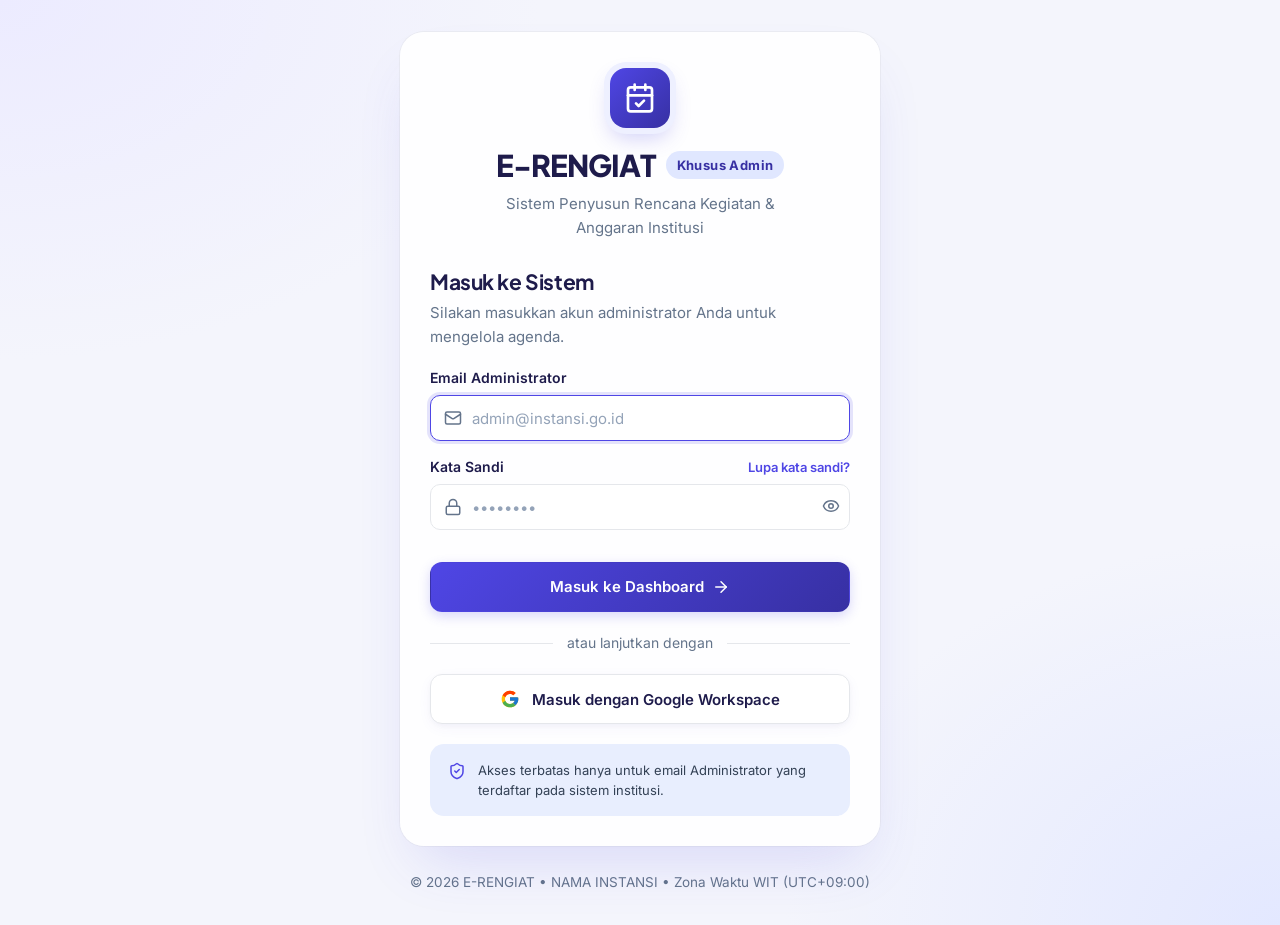
<file: index.html>
<!doctype html>
<html lang="id">
<head>
  <meta charset="utf-8">
  <meta name="viewport" content="width=device-width, initial-scale=1, viewport-fit=cover">
  <meta name="theme-color" content="#4F46E5">
  <meta name="description" content="E-RENGIAT — Sistem penyusun Rencana Kegiatan (Tahunan, Bulanan, Mingguan, Harian) dan anggaran instansi.">
  <meta name="robots" content="noindex">
  <title>E-RENGIAT</title>
  <link rel="icon" href="data:image/svg+xml,%3Csvg xmlns='http://www.w3.org/2000/svg' viewBox='0 0 24 24'%3E%3Crect width='24' height='24' rx='6' fill='%234F46E5'/%3E%3Cpath d='M8 4v3M16 4v3M5 9h14M6 6h12a1 1 0 0 1 1 1v11a1 1 0 0 1-1 1H6a1 1 0 0 1-1-1V7a1 1 0 0 1 1-1z' stroke='white' stroke-width='1.6' fill='none' stroke-linecap='round'/%3E%3Cpath d='m9 14 2 2 4-4' stroke='%2386EFAC' stroke-width='2' fill='none' stroke-linecap='round' stroke-linejoin='round'/%3E%3C/svg%3E">
  <link rel="preconnect" href="https://script.google.com">
  <link rel="preconnect" href="https://script.googleusercontent.com" crossorigin>
  <link rel="preconnect" href="https://fonts.googleapis.com">
  <link rel="preconnect" href="https://fonts.gstatic.com" crossorigin>
  <link rel="stylesheet" href="https://fonts.googleapis.com/css2?family=Inter:wght@400;500;600;700&family=Plus+Jakarta+Sans:wght@600;700;800&display=swap">
  <link rel="stylesheet" href="css/style.css">
</head>
<body class="bg-soft">
  <div id="app">
    <div id="boot"><div style="text-align:center"><div class="logo" style="margin:0 auto 14px"></div><div class="muted small">Memuat E-RENGIAT…</div></div></div>
    <div id="shell" hidden><div id="top"></div><main id="view"></main></div>
    <div id="bare" hidden></div>
  </div>
  <div id="toasts" aria-live="polite"></div>
  <noscript><p style="padding:24px;text-align:center">E-RENGIAT membutuhkan JavaScript. Aktifkan JavaScript pada peramban Anda.</p></noscript>

  <script src="js/config.js" defer></script>
  <script src="js/icons.js" defer></script>
  <script src="js/qr.js" defer></script>
  <script src="js/core.js" defer></script>
  <script src="js/daftar.js" defer></script>
  <script src="js/admin.js" defer></script>
  <script src="js/app.js" defer></script>
</body>
</html>
</file>
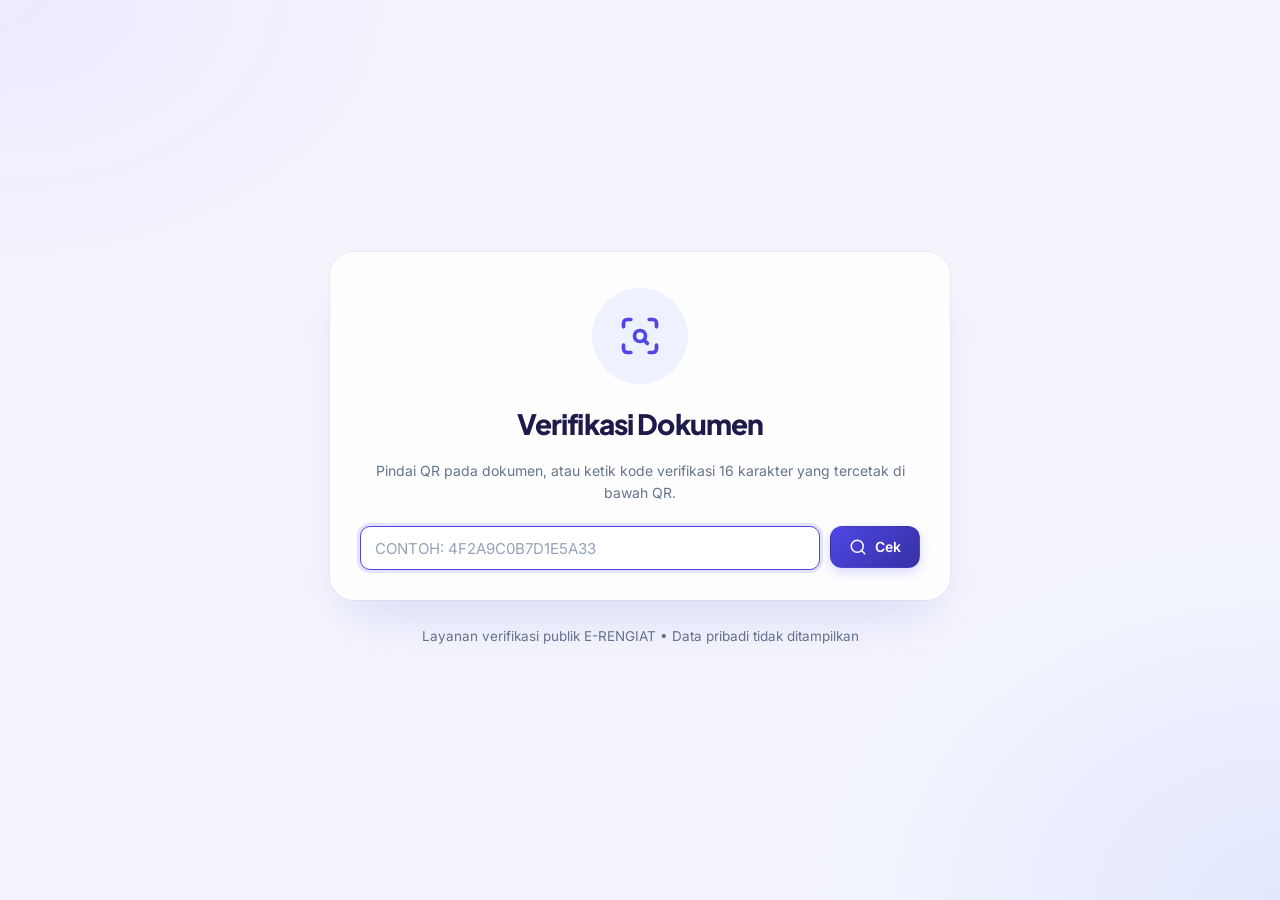
<file: verifikasi.html>
<!doctype html>
<html lang="id">
<head>
  <meta charset="utf-8">
  <meta name="viewport" content="width=device-width, initial-scale=1, viewport-fit=cover">
  <meta name="theme-color" content="#4F46E5">
  <title>Verifikasi Dokumen — E-RENGIAT</title>
  <link rel="icon" href="data:image/svg+xml,%3Csvg xmlns='http://www.w3.org/2000/svg' viewBox='0 0 24 24'%3E%3Crect width='24' height='24' rx='6' fill='%234F46E5'/%3E%3Cpath d='m7 12 3 3 7-7' stroke='white' stroke-width='2.4' fill='none' stroke-linecap='round' stroke-linejoin='round'/%3E%3C/svg%3E">
  <link rel="preconnect" href="https://script.google.com">
  <link rel="preconnect" href="https://fonts.googleapis.com">
  <link rel="preconnect" href="https://fonts.gstatic.com" crossorigin>
  <link rel="stylesheet" href="https://fonts.googleapis.com/css2?family=Inter:wght@400;500;600;700&family=Plus+Jakarta+Sans:wght@600;700;800&display=swap">
  <link rel="stylesheet" href="css/style.css">
</head>
<body class="bg-soft">
  <div class="auth-wrap"><div class="auth-card verif-card" id="v"></div>
    <div class="auth-foot">Layanan verifikasi publik E-RENGIAT • Data pribadi tidak ditampilkan</div></div>
  <div id="toasts" aria-live="polite"></div>
  <script src="js/config.js" defer></script>
  <script src="js/icons.js" defer></script>
  <script src="js/verifikasi.js" defer></script>
</body>
</html>
</file>
<file: css/style.css>
/* =====================================================================
 * E-RENGIAT — style.css
 * Token mengikuti DESIGN.md: kanvas #F6F7FB, tinta #1E1B4B, indigo #4F46E5,
 * warna jenis (Tahunan ungu, Bulanan biru, Mingguan hijau, Harian oranye),
 * radius kartu 16 / tombol 12 / input 10, bayangan bernuansa indigo.
 * ===================================================================== */
:root {
  --bg: #F6F7FB; --card: #FFFFFF; --ink: #1E1B4B; --ink-2: #64748B; --ink-3: #94A3B8; --line: #E5E7EB; --line-2: #CBD5E1;
  --pri: #4F46E5; --pri-d: #3730A3; --pri-t: #EEF2FF; --pri-t2: #E0E7FF;
  --grad: linear-gradient(135deg, #4F46E5 0%, #3730A3 100%);
  --th: #7C3AED; --th-t: #EDE9FE; --bl: #2563EB; --bl-t: #DBEAFE; --mg: #16A34A; --mg-t: #DCFCE7; --hr: #EA580C; --hr-t: #FFEDD5;
  --ok: #16A34A; --ok-t: #DCFCE7; --err: #DC2626; --err-t: #FEE2E2; --warn: #D97706; --warn-t: #FEF3C7; --info: #2563EB; --info-t: #DBEAFE;
  --sh-1: 0 4px 16px -2px rgba(79, 70, 229, .06), 0 2px 6px -1px rgba(30, 27, 75, .04);
  --sh-2: 0 10px 25px -4px rgba(79, 70, 229, .10), 0 4px 10px -2px rgba(30, 27, 75, .05);
  --sh-3: 0 24px 48px -12px rgba(30, 27, 75, .20), 0 12px 24px -6px rgba(79, 70, 229, .08);
  --r-card: 16px; --r-btn: 12px; --r-in: 10px;
  --f-head: 'Plus Jakarta Sans', 'Inter', system-ui, sans-serif;
  --f-body: 'Inter', system-ui, -apple-system, 'Segoe UI', sans-serif;
  --gut: 32px;
}
* { box-sizing: border-box; }
html { -webkit-text-size-adjust: 100%; }
body {
  margin: 0; font: 400 14px/1.57 var(--f-body); color: var(--ink); background: var(--bg);
  -webkit-font-smoothing: antialiased; min-height: 100vh;
}
body.bg-soft {
  background: radial-gradient(900px 600px at 0% 0%, #ECEBFF 0%, transparent 60%),
              radial-gradient(900px 700px at 100% 100%, #E3E8FF 0%, transparent 55%), #F4F5FC;
}
h1, h2, h3, h4 { font-family: var(--f-head); color: var(--ink); margin: 0; letter-spacing: -.02em; }
h1 { font-size: 36px; line-height: 44px; font-weight: 800; letter-spacing: -.03em; }
h2 { font-size: 22px; line-height: 30px; font-weight: 700; }
h3 { font-size: 18px; line-height: 26px; font-weight: 700; }
h4 { font-size: 16px; line-height: 24px; font-weight: 700; }
a { color: var(--pri); text-decoration: none; }
a:hover { text-decoration: underline; }
button, input, select, textarea { font: inherit; color: inherit; }
.num, .tnum { font-feature-settings: "tnum" 1; font-variant-numeric: tabular-nums; }
.muted { color: var(--ink-2); }
.small { font-size: 13px; line-height: 20px; }
.xs { font-size: 12px; line-height: 16px; }
.mono { font-family: ui-monospace, 'SF Mono', Menlo, Consolas, monospace; font-size: 12.5px; }
.hide { display: none !important; }
.sr { position: absolute; width: 1px; height: 1px; overflow: hidden; clip: rect(0 0 0 0); }
.ic { width: 18px; height: 18px; flex: none; display: inline-block; vertical-align: -3px; }
.ic-sm { width: 15px; height: 15px; }
.ic-lg { width: 22px; height: 22px; }
:focus-visible { outline: 3px solid rgba(79, 70, 229, .35); outline-offset: 2px; border-radius: 6px; }

/* ---------- Tombol ---------- */
.btn {
  display: inline-flex; align-items: center; justify-content: center; gap: 8px; height: 42px; padding: 0 18px;
  border-radius: var(--r-btn); border: 1px solid transparent; font: 600 14px/20px var(--f-body); cursor: pointer;
  transition: background .15s, box-shadow .15s, border-color .15s, transform .08s, opacity .15s; white-space: nowrap; user-select: none;
  text-decoration: none !important;
}
.btn:active { transform: translateY(1px); }
.btn[disabled] { opacity: .55; cursor: not-allowed; transform: none; }
.btn-pri { background: var(--grad); color: #fff; box-shadow: 0 4px 12px rgba(79, 70, 229, .22); }
.btn-pri:hover:not([disabled]) { box-shadow: 0 6px 18px rgba(79, 70, 229, .32); }
.btn-sec { background: #fff; border-color: var(--line); color: var(--ink); }
.btn-sec:hover:not([disabled]) { background: var(--bg); border-color: var(--line-2); }
.btn-soft { background: var(--pri-t); color: var(--pri-d); }
.btn-soft:hover:not([disabled]) { background: var(--pri-t2); }
.btn-ghost { background: transparent; color: var(--ink-2); }
.btn-ghost:hover:not([disabled]) { background: rgba(100, 116, 139, .08); color: var(--ink); }
.btn-danger { background: var(--err); color: #fff; box-shadow: 0 4px 12px rgba(220, 38, 38, .2); }
.btn-danger:hover:not([disabled]) { background: #B91C1C; }
.btn-ok { background: var(--ok); color: #fff; }
.btn-sm { height: 34px; padding: 0 12px; font-size: 13px; border-radius: 10px; gap: 6px; }
.btn-lg { height: 50px; font-size: 15px; padding: 0 22px; }
.btn-block { width: 100%; }
.btn-icon { width: 38px; height: 38px; padding: 0; border-radius: 10px; background: transparent; color: var(--ink-2); border: 0; }
.btn-icon:hover:not([disabled]) { background: rgba(100, 116, 139, .1); color: var(--ink); }
.btn-icon.i-pri { color: var(--pri); } .btn-icon.i-pri:hover { background: var(--pri-t); color: var(--pri-d); }
.btn-icon.i-err { color: var(--err); } .btn-icon.i-err:hover { background: var(--err-t); }
.btn .spin, .spin { animation: spin .8s linear infinite; }
@keyframes spin { to { transform: rotate(360deg); } }
.link-btn { background: none; border: 0; padding: 0; color: var(--pri); font-weight: 600; cursor: pointer; display: inline-flex; align-items: center; gap: 6px; }
.link-btn:hover { text-decoration: underline; }

/* ---------- Kartu & umum ---------- */
.card { background: var(--card); border: 1px solid var(--line); border-radius: var(--r-card); box-shadow: var(--sh-1); }
.card-pad { padding: 24px; }
.card-head { display: flex; align-items: center; justify-content: space-between; gap: 12px; padding: 20px 24px; border-bottom: 1px solid var(--line); }
.card-head h3 { display: flex; align-items: center; gap: 10px; font-size: 17px; }
.card-body { padding: 20px 24px; }
.eyebrow { display: inline-flex; align-items: center; gap: 8px; font: 700 12px/16px var(--f-body); letter-spacing: .06em; text-transform: uppercase; color: var(--pri); }
.eyebrow::before { content: ''; width: 8px; height: 8px; border-radius: 50%; background: var(--pri); }
.row { display: flex; align-items: center; gap: 12px; }
.row-wrap { flex-wrap: wrap; }
.spacer { flex: 1; }
.grid-2 { display: grid; grid-template-columns: 1fr 1fr; gap: 16px 20px; }
.grid-3 { display: grid; grid-template-columns: repeat(3, 1fr); gap: 16px; }
.divider { height: 1px; background: var(--line); margin: 16px 0; border: 0; }
.vdiv { width: 1px; align-self: stretch; background: var(--line); }

/* Pil & lencana */
.pill { display: inline-flex; align-items: center; gap: 6px; height: 24px; padding: 0 10px; border-radius: 999px; font: 700 11px/14px var(--f-body); letter-spacing: .03em; white-space: nowrap; border: 1px solid transparent; }
.pill-pri { background: var(--pri-t2); color: var(--pri-d); }
.pill-mute { background: #F1F5F9; color: #475569; }
.j-Tahunan { --j: var(--th); --jt: var(--th-t); --jg: linear-gradient(135deg, #8B5CF6, #6D28D9); }
.j-Bulanan { --j: var(--bl); --jt: var(--bl-t); --jg: linear-gradient(135deg, #3B82F6, #1D4ED8); }
.j-Mingguan { --j: var(--mg); --jt: var(--mg-t); --jg: linear-gradient(135deg, #22C55E, #15803D); }
.j-Harian { --j: var(--hr); --jt: var(--hr-t); --jg: linear-gradient(135deg, #F97316, #C2410C); }
.pill-j { background: var(--jt); color: var(--j); border-color: color-mix(in srgb, var(--j) 22%, transparent); }
.badge { display: inline-flex; align-items: center; gap: 6px; height: 24px; padding: 0 10px; border-radius: 999px; font: 600 12px/16px var(--f-body); white-space: nowrap; }
.badge::before { content: ''; width: 6px; height: 6px; border-radius: 50%; background: currentColor; }
.s-Draf { background: #F1F5F9; color: #475569; }
.s-Review { background: var(--info-t); color: var(--info); }
.s-Revisi { background: var(--warn-t); color: #B45309; }
.s-Disetujui { background: var(--ok-t); color: #15803D; }
.s-Selesai { background: #CCFBF1; color: #0F766E; }
.s-Dibatalkan { background: var(--err-t); color: var(--err); }
.s-TERBIT { background: var(--ok-t); color: #15803D; }
.s-DITARIK { background: var(--err-t); color: var(--err); }
.s-PROSES, .s-GAGAL { background: #F1F5F9; color: #475569; }
.tag { display: inline-flex; align-items: center; gap: 6px; max-width: 100%; padding: 3px 8px; border-radius: 6px; font: 500 12px/16px var(--f-body); background: var(--tg-b, #EEF2FF); color: var(--tg-c, var(--pri-d)); }
.tag::before { content: ''; width: 5px; height: 5px; border-radius: 50%; background: currentColor; flex: none; }
.tag span { overflow: hidden; text-overflow: ellipsis; white-space: nowrap; }
.count { display: inline-flex; align-items: center; justify-content: center; min-width: 20px; height: 20px; padding: 0 6px; border-radius: 999px; background: var(--pri-t2); color: var(--pri-d); font: 700 11px/1 var(--f-body); }
mark { background: #FEF08A; color: inherit; border-radius: 3px; padding: 0 1px; }

/* ---------- Form ---------- */
.field { display: flex; flex-direction: column; gap: 7px; min-width: 0; }
.field > label, .lbl { font: 600 14px/20px var(--f-body); color: var(--ink); display: flex; align-items: center; gap: 6px; }
.req { color: var(--err); }
.hint { font-size: 12px; line-height: 16px; color: var(--ink-2); }
.err-msg { font-size: 12.5px; line-height: 16px; color: var(--err); font-weight: 500; display: flex; gap: 6px; align-items: flex-start; }
.input, .select, .textarea {
  width: 100%; height: 44px; padding: 0 14px; border-radius: var(--r-in); border: 1px solid var(--line); background: #fff;
  color: var(--ink); outline: none; transition: border-color .15s, box-shadow .15s; font-size: 15px;
}
.textarea { height: auto; min-height: 92px; padding: 11px 14px; resize: vertical; line-height: 1.55; }
.input::placeholder, .textarea::placeholder { color: var(--ink-3); }
.input:focus, .select:focus, .textarea:focus { border-color: var(--pri); box-shadow: 0 0 0 3px rgba(79, 70, 229, .15); }
.input.bad, .select.bad, .textarea.bad, .ig.bad { border-color: var(--err) !important; box-shadow: 0 0 0 3px rgba(220, 38, 38, .12); }
.input[readonly] { background: var(--bg); }
.select { appearance: none; padding-right: 38px; cursor: pointer;
  background: #fff url("data:image/svg+xml,%3Csvg xmlns='http://www.w3.org/2000/svg' width='16' height='16' fill='none' stroke='%2364748B' stroke-width='2' stroke-linecap='round' stroke-linejoin='round' viewBox='0 0 24 24'%3E%3Cpath d='m6 9 6 6 6-6'/%3E%3C/svg%3E") no-repeat right 12px center; }
.ig { position: relative; display: flex; align-items: center; border: 1px solid var(--line); border-radius: var(--r-in); background: #fff; transition: border-color .15s, box-shadow .15s; min-width: 0; }
.ig:focus-within { border-color: var(--pri); box-shadow: 0 0 0 3px rgba(79, 70, 229, .15); }
.ig > .ic { margin-left: 13px; color: var(--ink-2); }
.ig > .input { border: 0; box-shadow: none !important; background: transparent; padding-left: 10px; }
.ig > .btn-icon { margin-right: 4px; width: 34px; height: 34px; }
.ig-pre { align-self: stretch; display: flex; align-items: center; padding: 0 14px; background: var(--bg); border-right: 1px solid var(--line); border-radius: var(--r-in) 0 0 var(--r-in); font-weight: 700; color: var(--ink-2); }
.ig-pre + .input { padding-left: 14px; font-weight: 600; }
.check { display: inline-flex; align-items: center; gap: 10px; cursor: pointer; font-weight: 500; }
.check input { width: 18px; height: 18px; accent-color: var(--pri); }
.switch { position: relative; width: 40px; height: 22px; flex: none; }
.switch input { opacity: 0; width: 0; height: 0; }
.switch span { position: absolute; inset: 0; border-radius: 99px; background: #CBD5E1; transition: .2s; cursor: pointer; }
.switch span::after { content: ''; position: absolute; left: 3px; top: 3px; width: 16px; height: 16px; border-radius: 50%; background: #fff; transition: .2s; box-shadow: 0 1px 3px rgba(0,0,0,.2); }
.switch input:checked + span { background: var(--pri); }
.switch input:checked + span::after { transform: translateX(18px); }
.seg { display: inline-flex; padding: 4px; background: #EEF0F7; border-radius: 12px; gap: 2px; }
.seg button { border: 0; background: transparent; height: 32px; padding: 0 12px; border-radius: 9px; font: 600 13px/1 var(--f-body); color: var(--ink-2); cursor: pointer; display: inline-flex; align-items: center; gap: 6px; }
.seg button.on { background: #fff; color: var(--ink); box-shadow: 0 1px 3px rgba(30, 27, 75, .1); }
.editor-isi { min-height: 140px; padding: 12px 14px; border: 1px solid var(--line); border-radius: var(--r-in); background: #fff; outline: none; line-height: 1.6; }
.editor-isi:focus { border-color: var(--pri); box-shadow: 0 0 0 3px rgba(79, 70, 229, .15); }

/* ---------- Kerangka aplikasi ---------- */
.topbar { position: sticky; top: 0; z-index: 40; background: rgba(255, 255, 255, .92); backdrop-filter: saturate(1.4) blur(10px); -webkit-backdrop-filter: saturate(1.4) blur(10px); border-bottom: 1px solid rgba(229, 231, 235, .8); }
.topbar-in { max-width: 1520px; margin: 0 auto; height: 76px; padding: 0 var(--gut); display: flex; align-items: center; gap: 20px; }
.brand { display: flex; align-items: center; gap: 12px; text-decoration: none !important; color: inherit; min-width: 0; }
.logo { width: 44px; height: 44px; border-radius: 12px; background: var(--grad); display: grid; place-items: center; color: #fff; flex: none; box-shadow: 0 6px 14px rgba(79, 70, 229, .3); }
.logo .ic { width: 24px; height: 24px; }
.brand-t { display: flex; flex-direction: column; min-width: 0; }
.brand-t b { font: 800 19px/22px var(--f-head); color: var(--pri-d); letter-spacing: -.02em; display: flex; align-items: center; gap: 8px; }
.brand-t b .pill { height: 20px; font-size: 10px; padding: 0 8px; }
.brand-t small { font: 700 12px/16px var(--f-body); color: var(--ink); letter-spacing: .02em; text-transform: uppercase; white-space: nowrap; overflow: hidden; text-overflow: ellipsis; max-width: 240px; }
.nav { display: flex; align-items: center; gap: 4px; flex: 1; justify-content: center; min-width: 0; }
.nav a { display: inline-flex; align-items: center; gap: 8px; height: 40px; padding: 0 14px; border-radius: 11px; color: var(--ink-2); font: 600 14px/1 var(--f-body); text-decoration: none !important; white-space: nowrap; transition: background .15s, color .15s; }
.nav a:hover { background: rgba(79, 70, 229, .06); color: var(--ink); }
.nav a.on { background: var(--grad); color: #fff; box-shadow: 0 6px 14px rgba(79, 70, 229, .25); }
.nav a .dot { width: 8px; height: 8px; border-radius: 50%; background: var(--j); }
.nav a.on .dot { background: #fff; }
.user-chip { display: flex; align-items: center; gap: 10px; min-width: 0; }
.avatar { width: 40px; height: 40px; border-radius: 50%; background: linear-gradient(135deg, #C7D2FE, #DDD6FE); color: var(--pri-d); display: grid; place-items: center; font: 800 14px/1 var(--f-head); flex: none; position: relative; border: 2px solid #fff; box-shadow: 0 0 0 1px var(--line); }
.avatar.online::after { content: ''; position: absolute; right: -1px; bottom: -1px; width: 11px; height: 11px; border-radius: 50%; background: var(--ok); border: 2px solid #fff; }
.user-t { display: flex; flex-direction: column; min-width: 0; line-height: 1.2; }
.user-t b { font-size: 14px; }
.user-t small { color: var(--ink-2); font-size: 12px; overflow: hidden; text-overflow: ellipsis; white-space: nowrap; max-width: 190px; }
.menu-btn { display: none; }
main#view { max-width: 1520px; margin: 0 auto; padding: 28px var(--gut) 64px; }
.page[hidden] { display: none !important; }
.page { animation: fadein .18s ease-out; }
@keyframes fadein { from { opacity: 0; transform: translateY(4px); } to { opacity: 1; transform: none; } }
.page-head { display: flex; align-items: flex-end; justify-content: space-between; gap: 20px; margin-bottom: 24px; flex-wrap: wrap; }
.page-head .sub { color: var(--ink-2); margin-top: 6px; display: flex; flex-wrap: wrap; align-items: center; gap: 8px; }
.page-head .sub b { color: var(--pri); font-weight: 600; }
.sep-dot { width: 4px; height: 4px; border-radius: 50%; background: var(--ink-3); display: inline-block; }
.sync-pill { display: inline-flex; align-items: center; gap: 8px; height: 40px; padding: 0 16px; border-radius: 999px; background: #fff; border: 1px solid var(--line); font: 600 13px/1 var(--f-body); box-shadow: var(--sh-1); cursor: pointer; }
.sync-pill i.d { width: 9px; height: 9px; border-radius: 50%; background: var(--ok); box-shadow: 0 0 0 3px var(--ok-t); }
.sync-pill.busy i.d { background: var(--warn); box-shadow: 0 0 0 3px var(--warn-t); animation: pulse 1s infinite; }
.sync-pill.off i.d { background: var(--err); box-shadow: 0 0 0 3px var(--err-t); }
@keyframes pulse { 50% { opacity: .4; } }
.stat-box { display: flex; align-items: center; gap: 12px; padding: 12px 18px; background: #fff; border: 1px solid var(--line); border-radius: 14px; box-shadow: var(--sh-1); }
.stat-box .ico { width: 38px; height: 38px; border-radius: 10px; background: var(--pri-t); color: var(--pri); display: grid; place-items: center; }
.stat-box small { display: block; font: 700 11px/14px var(--f-body); letter-spacing: .06em; text-transform: uppercase; color: var(--ink-2); }
.stat-box b { font: 800 17px/22px var(--f-head); }

/* Drawer (HP) */
.drawer-bg { position: fixed; inset: 0; background: rgba(30, 27, 75, .4); z-index: 60; opacity: 0; pointer-events: none; transition: opacity .2s; }
.drawer { position: fixed; top: 0; bottom: 0; left: 0; width: min(320px, 86vw); background: #fff; z-index: 61; transform: translateX(-102%); transition: transform .25s ease; display: flex; flex-direction: column; box-shadow: var(--sh-3); }
.drawer-open .drawer-bg { opacity: 1; pointer-events: auto; }
.drawer-open .drawer { transform: none; }
.drawer-head { padding: 20px; border-bottom: 1px solid var(--line); }
.drawer nav { padding: 12px; display: flex; flex-direction: column; gap: 4px; overflow: auto; flex: 1; }
.drawer nav a { display: flex; align-items: center; gap: 12px; height: 46px; padding: 0 14px; border-radius: 12px; color: var(--ink); font-weight: 600; text-decoration: none !important; }
.drawer nav a.on { background: var(--pri-t); color: var(--pri-d); }
.drawer nav a .dot { width: 9px; height: 9px; border-radius: 50%; background: var(--j); margin: 0 4px; }
.drawer-foot { padding: 16px; border-top: 1px solid var(--line); }

/* ---------- Kartu jenis ---------- */
.jgrid { display: grid; grid-template-columns: repeat(4, minmax(0, 1fr)); gap: 20px; margin-bottom: 24px; }
.jcard { position: relative; text-align: left; padding: 22px 22px 18px; border-radius: 18px; background: #fff; border: 1px solid var(--line); box-shadow: var(--sh-1); cursor: pointer; transition: transform .15s, box-shadow .2s, border-color .2s; display: flex; flex-direction: column; gap: 4px; overflow: hidden; color: inherit; width: 100%; }
.jcard:hover { transform: translateY(-2px); box-shadow: var(--sh-2); border-color: color-mix(in srgb, var(--j) 30%, var(--line)); }
.jcard .jtop { display: flex; justify-content: space-between; align-items: flex-start; margin-bottom: 16px; }
.jcard .jico { width: 50px; height: 50px; border-radius: 13px; background: var(--jt); color: var(--j); display: grid; place-items: center; }
.jcard .jico .ic { width: 24px; height: 24px; }
.jcard .jcnt { background: var(--jt); color: var(--j); }
.jcard h4 { font-size: 19px; line-height: 26px; }
.jcard .jdesc { color: var(--ink-2); font-size: 14px; }
.jcard .jfoot { margin-top: 16px; padding-top: 14px; border-top: 1px solid var(--line); display: flex; align-items: center; justify-content: space-between; font: 600 13.5px/1 var(--f-body); color: var(--ink); }
.jcard.on { background: var(--jg); color: #fff; border-color: transparent; box-shadow: 0 16px 32px -10px color-mix(in srgb, var(--j) 55%, transparent); transform: translateY(-2px); }
.jcard.on::after { content: ''; position: absolute; right: -40px; bottom: -40px; width: 130px; height: 130px; border-radius: 50%; background: rgba(255, 255, 255, .1); }
.jcard.on h4, .jcard.on .jdesc, .jcard.on .jfoot { color: #fff; }
.jcard.on .jdesc { opacity: .88; }
.jcard.on .jico { background: rgba(255, 255, 255, .2); color: #fff; }
.jcard.on .jcnt { background: rgba(255, 255, 255, .2); color: #fff; }
.jcard.on .jfoot { border-color: rgba(255, 255, 255, .22); }
.jcard .live { display: inline-flex; align-items: center; gap: 8px; }
.jcard .live::before { content: ''; width: 8px; height: 8px; border-radius: 50%; background: #4ADE80; box-shadow: 0 0 0 3px rgba(74, 222, 128, .3); }
.jcard .per { padding: 4px 10px; border-radius: 8px; background: rgba(255, 255, 255, .18); font-size: 12.5px; }
.jcard .jcnt-big { font: 800 15px/1 var(--f-head); }

/* ---------- Toolbar ---------- */
.toolbar { padding: 18px 22px 14px; margin-bottom: 20px; }
.tb-row { display: flex; align-items: center; gap: 12px; flex-wrap: wrap; }
.tb-search { flex: 1 1 300px; max-width: 460px; background: var(--bg); border-color: transparent; }
.tb-search .input { height: 48px; }
.tb-per { min-width: 230px; }
.tb-per .select { height: 48px; padding-left: 44px; font-weight: 600; background-color: var(--bg); border-color: transparent; }
.tb-per { position: relative; }
.tb-per > .ic { position: absolute; left: 15px; top: 15px; color: var(--pri); pointer-events: none; }
.tb-btn { height: 48px; background: var(--bg); border-color: transparent; }
.tb-focus { margin-top: 10px; font-size: 13px; color: var(--ink-2); display: flex; align-items: center; gap: 8px; flex-wrap: wrap; }
.tb-focus i.d { width: 8px; height: 8px; border-radius: 50%; background: var(--j); display: inline-block; }
.chip-x { display: inline-flex; align-items: center; gap: 4px; height: 26px; padding: 0 6px 0 10px; border-radius: 999px; background: var(--pri-t); color: var(--pri-d); font-size: 12.5px; font-weight: 600; border: 0; cursor: pointer; }
.chip-x:hover { background: var(--pri-t2); }
.popover { position: absolute; z-index: 50; background: #fff; border: 1px solid rgba(79, 70, 229, .12); border-radius: 14px; box-shadow: var(--sh-2); padding: 16px; width: 320px; animation: pop .14s ease-out; }
@keyframes pop { from { opacity: 0; transform: translateY(-4px) scale(.98); } }
.pop-wrap { position: relative; }
.chips { display: flex; flex-wrap: wrap; gap: 6px; }
.chip { height: 30px; padding: 0 12px; border-radius: 999px; border: 1px solid var(--line); background: #fff; font: 600 12.5px/1 var(--f-body); color: var(--ink-2); cursor: pointer; display: inline-flex; align-items: center; gap: 6px; }
.chip.on { background: var(--pri); border-color: var(--pri); color: #fff; }

/* ---------- Tabel ---------- */
.tcard { overflow: hidden; }
.tscroll { overflow-x: auto; }
table.tbl { width: 100%; border-collapse: separate; border-spacing: 0; min-width: 1180px; }
.tbl th { background: #F1F4FD; text-align: left; font: 700 11.5px/16px var(--f-body); letter-spacing: .06em; text-transform: uppercase; color: var(--ink-2); padding: 18px 14px; white-space: nowrap; border-bottom: 1px solid var(--line); }
.tbl th.sortable { cursor: pointer; user-select: none; }
.tbl th.sortable:hover { color: var(--ink); }
.tbl th .ic { width: 13px; height: 13px; vertical-align: -2px; }
.tbl td { padding: 18px 14px; border-bottom: 1px solid var(--line); vertical-align: middle; font-size: 14px; }
.tbl tbody tr { transition: background .12s; }
.tbl tbody tr:hover { background: #F8FAFC; }
.tbl tbody tr td:first-child { box-shadow: inset 4px 0 0 var(--j, var(--pri)); }
.tbl tr.pending { opacity: .55; }
.tbl tr.flash { animation: flash 1.4s ease-out; }
@keyframes flash { 0% { background: #EEF2FF; } 100% { background: transparent; } }
.t-no { color: var(--ink-2); font-weight: 600; width: 56px; }
.t-date b { display: block; font-weight: 600; }
.t-time { display: flex; align-items: center; gap: 5px; color: var(--ink-2); font-size: 13px; margin-top: 2px; }
.t-time .ic { color: var(--pri); width: 14px; height: 14px; }
.t-loc { display: flex; gap: 6px; align-items: flex-start; }
.t-loc .ic { color: var(--ink-2); margin-top: 2px; width: 16px; height: 16px; }
.t-keg b { display: -webkit-box; -webkit-line-clamp: 2; -webkit-box-orient: vertical; overflow: hidden; font-weight: 600; font-size: 15px; line-height: 1.45; }
.t-keg .meta { display: flex; gap: 6px; flex-wrap: wrap; margin-top: 8px; }
.t-sub { color: var(--ink-2); font-size: 13px; }
.t-amt { text-align: right; font-weight: 700; white-space: nowrap; }
.t-note { display: inline-block; padding: 8px 12px; border-radius: 8px; background: #EEF3FE; color: #334155; font-size: 13px; line-height: 1.4; max-width: 170px; }
.t-act { white-space: nowrap; text-align: right; }
.clamp3 { display: -webkit-box; -webkit-line-clamp: 3; -webkit-box-orient: vertical; overflow: hidden; }
.tfoot { display: flex; align-items: center; justify-content: space-between; gap: 16px; padding: 16px 22px; flex-wrap: wrap; }
.pager { display: flex; align-items: center; gap: 6px; }
.pager button { min-width: 40px; height: 40px; border-radius: 10px; border: 0; background: transparent; font: 600 14px/1 var(--f-body); color: var(--ink); cursor: pointer; display: inline-flex; align-items: center; justify-content: center; gap: 4px; padding: 0 8px; }
.pager button:hover:not([disabled]) { background: var(--bg); }
.pager button.on { background: var(--grad); color: #fff; box-shadow: 0 4px 10px rgba(79, 70, 229, .25); }
.pager button[disabled] { color: var(--ink-3); cursor: default; }
.total-pill { display: inline-flex; align-items: center; gap: 10px; height: 44px; padding: 0 18px; border-radius: 12px; background: var(--pri-t); color: var(--ink-2); font-size: 14px; }
.total-pill b { color: var(--pri-d); font: 800 17px/1 var(--f-head); }

/* List kartu (HP) */
.mlist { display: none; flex-direction: column; gap: 14px; }
.mcard { position: relative; background: #fff; border: 1px solid var(--line); border-radius: 16px; box-shadow: var(--sh-1); padding: 18px 18px 14px 22px; overflow: hidden; }
.mcard::before { content: ''; position: absolute; left: 0; top: 0; bottom: 0; width: 4px; background: var(--j); }
.mcard.pending { opacity: .55; }
.mcard h4 { font-size: 16.5px; line-height: 1.4; font-weight: 700; display: -webkit-box; -webkit-line-clamp: 2; -webkit-box-orient: vertical; overflow: hidden; }
.mcard .mtop { display: flex; justify-content: space-between; gap: 10px; align-items: flex-start; }
.mcard .mrow { display: flex; align-items: center; gap: 8px; color: #334155; margin-top: 8px; font-size: 14px; }
.mcard .mrow .ic { color: var(--pri); width: 16px; height: 16px; }
.mcard .mrow .ic.red { color: var(--err); }
.mcard .msas { margin-top: 12px; padding: 10px 12px; background: #F1F4FD; border-radius: 10px; display: flex; gap: 8px; align-items: center; font-size: 13.5px; }
.mcard .msas .ic { color: var(--pri); }
.mcard .mfoot { display: flex; justify-content: space-between; align-items: flex-end; margin-top: 14px; }
.mcard .mfoot small { display: block; font: 600 11px/14px var(--f-body); letter-spacing: .06em; text-transform: uppercase; color: var(--ink-2); }
.mcard .mfoot b { font: 800 17px/24px var(--f-head); color: var(--pri-d); }
.fab { position: fixed; right: 20px; bottom: 88px; width: 60px; height: 60px; border-radius: 50%; border: 0; background: var(--grad); color: #fff; display: none; place-items: center; box-shadow: 0 12px 24px rgba(79, 70, 229, .4); z-index: 30; cursor: pointer; }
.fab .ic { width: 26px; height: 26px; }
.mbar { position: fixed; left: 0; right: 0; bottom: 0; z-index: 30; background: rgba(255, 255, 255, .96); backdrop-filter: blur(8px); border-top: 1px solid var(--line); padding: 12px 16px calc(12px + env(safe-area-inset-bottom)); display: none; align-items: center; justify-content: space-between; gap: 12px; }
.mbar small { display: block; font: 700 11px/14px var(--f-body); letter-spacing: .06em; text-transform: uppercase; color: var(--ink-2); }
.mbar b { font: 800 18px/24px var(--f-head); color: var(--pri-d); }

/* Keadaan kosong / skeleton / galat */
.empty { padding: 56px 24px; text-align: center; display: flex; flex-direction: column; align-items: center; gap: 10px; }
.empty .eico { width: 72px; height: 72px; border-radius: 20px; background: var(--pri-t); color: var(--pri); display: grid; place-items: center; margin-bottom: 6px; }
.empty .eico .ic { width: 32px; height: 32px; }
.empty p { color: var(--ink-2); max-width: 420px; margin: 0 0 8px; }
.sk { background: linear-gradient(90deg, #EEF0F6 25%, #F6F7FB 37%, #EEF0F6 63%); background-size: 400% 100%; animation: sk 1.3s ease infinite; border-radius: 8px; }
@keyframes sk { 0% { background-position: 100% 50%; } 100% { background-position: 0 50%; } }

/* ---------- Modal ---------- */
.modal-bg { position: fixed; inset: 0; z-index: 80; background: rgba(30, 27, 75, .45); backdrop-filter: blur(4px); -webkit-backdrop-filter: blur(4px); display: flex; align-items: center; justify-content: center; padding: 24px; animation: fadein2 .15s ease-out; }
@keyframes fadein2 { from { opacity: 0; } }
.modal { background: #fff; border-radius: 20px; box-shadow: var(--sh-3); width: 100%; max-width: 560px; max-height: calc(100vh - 48px); display: flex; flex-direction: column; animation: up .2s cubic-bezier(.2, .9, .3, 1.1); }
.modal.lg { max-width: 820px; } .modal.xl { max-width: 1040px; } .modal.sm { max-width: 460px; }
@keyframes up { from { opacity: 0; transform: translateY(14px) scale(.98); } }
.modal-head { display: flex; align-items: flex-start; justify-content: space-between; gap: 16px; padding: 28px 32px 8px; }
.modal-head h2 { font-size: 26px; line-height: 34px; display: flex; align-items: center; gap: 12px; flex-wrap: wrap; }
.modal-head .sub { color: var(--ink-2); margin-top: 6px; }
.modal-body { padding: 16px 32px 24px; overflow: auto; }
.modal-foot { display: flex; align-items: center; justify-content: flex-end; gap: 12px; padding: 18px 32px; border-top: 1px solid var(--line); background: #FBFBFE; border-radius: 0 0 20px 20px; flex-wrap: wrap; }
.modal-ico { width: 56px; height: 56px; border-radius: 50%; display: grid; place-items: center; margin-bottom: 18px; }
.modal-ico .ic { width: 26px; height: 26px; }
.modal-ico.red { background: var(--err-t); color: var(--err); }
.modal-ico.pri { background: var(--pri-t2); color: var(--pri); }
.jenis-pick { position: relative; display: inline-flex; }
.jenis-pick select { appearance: none; border: 1px solid color-mix(in srgb, var(--j) 25%, transparent); background: var(--jt); color: var(--j); height: 34px; border-radius: 999px; padding: 0 34px 0 30px; font: 700 15px/1 var(--f-body); cursor: pointer; }
.jenis-pick::before { content: ''; position: absolute; left: 13px; top: 12px; width: 9px; height: 9px; border-radius: 50%; background: var(--j); pointer-events: none; }
.jenis-pick::after { content: ''; position: absolute; right: 13px; top: 13px; border: 5px solid transparent; border-top-color: var(--j); pointer-events: none; }
.waktu-grid { display: grid; grid-template-columns: 1fr 1fr 1fr 1.6fr; gap: 12px; align-items: stretch; }
.per-box { display: flex; align-items: center; gap: 10px; padding: 0 16px; min-height: 44px; border-radius: var(--r-in); background: var(--pri-t); color: var(--pri-d); font-weight: 600; font-size: 14px; }
.per-box .ic { color: var(--pri); }
.form-stack { display: flex; flex-direction: column; gap: 20px; }
.draft-note { display: flex; align-items: center; gap: 10px; padding: 10px 14px; border-radius: 10px; background: var(--warn-t); color: #92400E; font-size: 13px; }
.summary-box { padding: 18px 20px; background: #F1F4FD; border-radius: 14px; }
.summary-box h4 { margin: 10px 0 8px; font-size: 18px; line-height: 1.4; }
.mini-stat { display: flex; align-items: center; gap: 14px; padding: 16px; border-radius: 14px; background: #F1F4FD; }
.mini-stat .ico { width: 42px; height: 42px; border-radius: 10px; background: #fff; color: var(--pri); display: grid; place-items: center; box-shadow: var(--sh-1); }
.mini-stat .ico.ok { color: var(--ok); }
.mini-stat b { display: block; font: 800 18px/24px var(--f-head); }
.mini-stat small { color: var(--ink-2); font-weight: 600; }
.info-line { display: flex; align-items: center; gap: 10px; padding: 12px 16px; border-radius: 12px; background: var(--pri-t); color: var(--ink); font-size: 14px; flex-wrap: wrap; }
.info-line .ic { color: var(--pri); }
.info-line .pill { margin-left: auto; background: #fff; color: var(--ink-2); }
.callout { display: flex; gap: 12px; padding: 16px 18px; border-radius: 14px; background: #E8EEFE; color: #334155; line-height: 1.6; }
.callout .ic { color: var(--pri); margin-top: 2px; }
.callout.warn { background: var(--warn-t); color: #78350F; } .callout.warn .ic { color: var(--warn); }
.callout.err { background: var(--err-t); color: #7F1D1D; } .callout.err .ic { color: var(--err); }
.callout.ok { background: var(--ok-t); color: #14532D; } .callout.ok .ic { color: var(--ok); }
.progress-note { display: flex; align-items: center; justify-content: center; gap: 8px; color: var(--ink-2); font-size: 13.5px; width: 100%; }

/* ---------- Toast ---------- */
#toasts { position: fixed; top: 16px; right: 16px; z-index: 100; display: flex; flex-direction: column; gap: 10px; width: min(420px, calc(100vw - 32px)); pointer-events: none; }
.toast { pointer-events: auto; display: flex; gap: 12px; align-items: flex-start; padding: 14px 14px 14px 18px; background: #fff; border-radius: 14px; box-shadow: var(--sh-3); border-left: 4px solid var(--ok); animation: tin .25s cubic-bezier(.2, .9, .3, 1.2); }
.toast.out { animation: tout .2s ease-in forwards; }
@keyframes tin { from { opacity: 0; transform: translateX(24px); } }
@keyframes tout { to { opacity: 0; transform: translateX(24px); } }
.toast .tico { width: 34px; height: 34px; border-radius: 50%; display: grid; place-items: center; flex: none; background: var(--ok-t); color: var(--ok); }
.toast.error { border-color: var(--err); } .toast.error .tico { background: var(--err-t); color: var(--err); }
.toast.info { border-color: var(--pri); } .toast.info .tico { background: var(--pri-t); color: var(--pri); }
.toast.warn { border-color: var(--warn); } .toast.warn .tico { background: var(--warn-t); color: var(--warn); }
.toast .tbody { flex: 1; min-width: 0; }
.toast b { display: block; font: 700 15px/20px var(--f-head); }
.toast p { margin: 2px 0 0; color: #334155; font-size: 13.5px; line-height: 1.45; word-break: break-word; }
.toast .tact { margin-top: 8px; }

/* ---------- Halaman login / ditolak ---------- */
.auth-wrap { min-height: 100vh; display: flex; flex-direction: column; align-items: center; justify-content: center; padding: 32px 16px; }
.auth-card { width: 100%; max-width: 480px; background: rgba(255, 255, 255, .9); border-radius: 24px; box-shadow: 0 30px 60px -20px rgba(79, 70, 229, .18), 0 0 0 1px rgba(229, 231, 235, .6); padding: 36px 30px 30px; backdrop-filter: blur(8px); }
.auth-card .logo { width: 60px; height: 60px; border-radius: 16px; margin: 0 auto; box-shadow: 0 0 0 6px #EEF0FF, 0 10px 20px rgba(79, 70, 229, .25); }
.auth-card .logo .ic { width: 32px; height: 32px; }
.auth-title { text-align: center; margin-top: 18px; }
.auth-title h1 { font-size: 30px; line-height: 38px; display: inline-flex; align-items: center; gap: 10px; flex-wrap: wrap; justify-content: center; }
.auth-title p { color: var(--ink-2); margin: 8px auto 0; max-width: 340px; font-size: 15px; }
.auth-sec { margin-top: 30px; }
.auth-sec h3 { font-size: 21px; }
.auth-sec > p { color: var(--ink-2); margin: 6px 0 20px; font-size: 15px; }
.or { display: flex; align-items: center; gap: 14px; color: var(--ink-2); margin: 20px 0; font-size: 14px; }
.or::before, .or::after { content: ''; flex: 1; height: 1px; background: var(--line); }
.gbtn { height: 50px; border: 1px solid var(--line); background: #fff; border-radius: 12px; width: 100%; display: flex; align-items: center; justify-content: center; gap: 12px; font: 600 15px/1 var(--f-body); cursor: pointer; box-shadow: var(--sh-1); }
.gbtn:hover { background: var(--bg); }
.gsi-host { display: flex; justify-content: center; min-height: 44px; }
.auth-foot { margin-top: 26px; color: var(--ink-2); font-size: 13.5px; text-align: center; }
.denied-ico { width: 116px; height: 116px; margin: 0 auto; border-radius: 50%; background: radial-gradient(circle, #FFE4E6 0%, #FFF1F2 70%); position: relative; display: grid; place-items: center; color: #E11D48; box-shadow: 0 0 0 18px rgba(255, 228, 230, .35), 0 0 0 40px rgba(255, 228, 230, .18); }
.denied-ico .ic { width: 46px; height: 46px; }
.denied-ico::after { content: '!'; position: absolute; right: 4px; top: 4px; width: 30px; height: 30px; border-radius: 50%; background: #B91C1C; color: #fff; display: grid; place-items: center; font: 800 17px/1 var(--f-head); border: 3px solid #fff; }
.email-chip { display: flex; align-items: center; gap: 12px; padding: 8px 10px 8px 8px; border-radius: 999px; background: #F1F4FD; border: 1px solid #E0E7FF; margin: 22px auto 0; width: fit-content; max-width: 100%; }
.email-chip .avatar { width: 36px; height: 36px; font-size: 12px; box-shadow: none; }
.email-chip span { overflow: hidden; text-overflow: ellipsis; white-space: nowrap; font-size: 15px; }
.email-chip .pill { background: #FEE2E2; color: #991B1B; }

/* ---------- Pratinjau cetak A4 ---------- */
.prev-bar { display: flex; align-items: center; gap: 14px; padding: 12px 16px; margin-bottom: 22px; flex-wrap: wrap; }
.prev-bar h3 { font-size: 18px; display: flex; align-items: center; gap: 10px; }
.sheet-wrap { overflow: hidden; }
.sheet { width: 1123px; min-height: 794px; background: #fff; margin: 0 auto; padding: 56px 52px 40px; transform-origin: top left; box-shadow: var(--sh-2); border-radius: 18px; color: #0F172A; font-size: 13px; }
.kop { display: grid; grid-template-columns: 76px 1fr 76px; align-items: center; gap: 16px; padding-bottom: 14px; border-bottom: 3px double #0F172A; }
.kop .logo { width: 70px; height: 70px; border-radius: 16px; box-shadow: 0 0 0 5px #EEF0FF; }
.kop .logo .ic { width: 36px; height: 36px; }
.kop-t { text-align: center; }
.kop-t .a { font: 500 16px/22px var(--f-body); letter-spacing: .02em; }
.kop-t .b { font: 800 27px/34px var(--f-head); letter-spacing: .12em; margin: 2px 0; }
.kop-t .c { color: #475569; font-size: 12.5px; }
.doc-title { text-align: center; margin: 26px 0 18px; }
.doc-title h2 { font-size: 21px; letter-spacing: -.01em; text-transform: uppercase; }
.doc-title h2::after { content: ''; display: block; width: 120px; height: 4px; border-radius: 4px; background: var(--grad); margin: 10px auto 12px; }
.doc-title p { margin: 0; color: #334155; }
table.doc-tbl { width: 100%; border-collapse: separate; border-spacing: 0; border-radius: 12px; overflow: hidden; font-size: 12.5px; }
.doc-tbl th { background: #DCE6FD; text-align: left; padding: 13px 10px; font: 700 11.5px/1.3 var(--f-body); letter-spacing: .05em; text-transform: uppercase; }
.doc-tbl td { padding: 13px 10px; border-bottom: 1px solid #EEF0F4; vertical-align: middle; }
.doc-tbl tbody tr:nth-child(even) td { background: #FAFBFF; }
.doc-tbl .tot td { background: #E8EEFD !important; font-weight: 800; font-family: var(--f-head); }
.doc-tbl .r { text-align: right; } .doc-tbl .c { text-align: center; }
.doc-foot { display: grid; grid-template-columns: 1fr 1fr; gap: 24px; margin-top: 28px; align-items: start; }
.doc-foot .ver small { display: block; color: #475569; margin-top: 4px; }
.qr-box { display: flex; align-items: center; gap: 14px; margin-top: 14px; padding: 12px 14px; border-radius: 12px; background: #F1F4FD; width: fit-content; }
.qr-box img, .qr-ph { width: 76px; height: 76px; border-radius: 6px; background: #fff; }
.qr-ph { border: 2px dashed #A5B4FC; display: grid; place-items: center; color: var(--pri); }
.ttd { text-align: right; justify-self: end; min-width: 330px; }
.ttd .ttd-mid { height: 90px; display: flex; align-items: center; justify-content: flex-end; }
.ttd .ttd-mid img { width: 82px; height: 82px; }
.ttd .stamp { width: 96px; height: 96px; border-radius: 50%; border: 2px solid #C7D2FE; color: #A5B4FC; display: grid; place-items: center; font: 700 9px/1.2 var(--f-body); text-align: center; letter-spacing: .06em; }
.ttd .nm { font: 800 16px/22px var(--f-head); text-decoration: underline; }
.page-no { text-align: center; color: #94A3B8; letter-spacing: .2em; font-size: 11.5px; margin-top: 36px; }

/* ---------- Halaman lain ---------- */
.kpi-grid { display: grid; grid-template-columns: repeat(4, minmax(0, 1fr)); gap: 18px; margin-bottom: 22px; }
.kpi { padding: 20px 22px; }
.kpi .k-ico { width: 44px; height: 44px; border-radius: 12px; display: grid; place-items: center; background: var(--pri-t); color: var(--pri); margin-bottom: 14px; }
.kpi small { color: var(--ink-2); font-weight: 600; font-size: 13px; }
.kpi b { display: block; font: 800 26px/34px var(--f-head); letter-spacing: -.02em; }
.two-col { display: grid; grid-template-columns: minmax(0, 1.35fr) minmax(0, 1fr); gap: 22px; align-items: start; }
.stack { display: flex; flex-direction: column; gap: 22px; }
table.mtx { width: 100%; border-collapse: collapse; }
.mtx th, .mtx td { padding: 12px 10px; text-align: center; border-bottom: 1px solid var(--line); font-size: 14px; }
.mtx th { font: 700 11.5px/1.2 var(--f-body); letter-spacing: .05em; text-transform: uppercase; color: var(--ink-2); background: #F8F9FE; }
.mtx td:first-child, .mtx th:first-child { text-align: left; }
.mtx td.cell { cursor: pointer; border-radius: 8px; font-weight: 700; }
.mtx td.cell:hover { background: var(--pri-t); color: var(--pri-d); }
.mtx td.zero { color: var(--ink-3); font-weight: 500; }
.heat { display: inline-grid; place-items: center; min-width: 34px; height: 28px; border-radius: 8px; padding: 0 6px; }
.qitem { display: flex; gap: 14px; align-items: flex-start; padding: 14px 24px; border-bottom: 1px solid var(--line); }
.qitem:last-child { border-bottom: 0; }
.qitem .q-main { flex: 1; min-width: 0; }
.qitem .q-main b { display: block; font-weight: 600; }
.qitem .q-act { display: flex; gap: 6px; flex: none; }
.list-empty { padding: 28px 24px; text-align: center; color: var(--ink-2); }
.tpl-grid { display: grid; grid-template-columns: repeat(auto-fill, minmax(320px, 1fr)); gap: 20px; }
.tpl { padding: 22px; display: flex; flex-direction: column; gap: 12px; }
.tpl .t-ico { width: 46px; height: 46px; border-radius: 12px; display: grid; place-items: center; }
.eng-docs { background: #DBEAFE; color: #1D4ED8; } .eng-sheets { background: #DCFCE7; color: #15803D; } .eng-slides { background: #FEF3C7; color: #B45309; }
.tpl .t-meta { display: flex; flex-wrap: wrap; gap: 6px; }
.tpl .t-act { display: flex; gap: 8px; flex-wrap: wrap; margin-top: auto; padding-top: 12px; border-top: 1px solid var(--line); }
.add-card { border: 2px dashed #C7D2FE; background: rgba(238, 242, 255, .5); box-shadow: none; align-items: center; justify-content: center; text-align: center; cursor: pointer; min-height: 220px; color: var(--pri-d); }
.add-card:hover { background: var(--pri-t); }
.ph-list { display: grid; grid-template-columns: repeat(auto-fill, minmax(230px, 1fr)); gap: 8px; }
.ph { display: flex; justify-content: space-between; gap: 8px; align-items: center; padding: 8px 10px; border-radius: 8px; background: #F8F9FE; border: 1px solid var(--line); cursor: pointer; font-size: 12.5px; }
.ph:hover { border-color: #A5B4FC; }
.ph code { color: var(--pri-d); font-weight: 600; }
.ph span { color: var(--ink-2); text-align: right; }
.tabs { display: flex; gap: 4px; border-bottom: 1px solid var(--line); margin-bottom: 22px; overflow-x: auto; scrollbar-width: none; }
.tabs button { border: 0; background: none; height: 46px; padding: 0 16px; font: 600 14px/1 var(--f-body); color: var(--ink-2); cursor: pointer; border-bottom: 3px solid transparent; display: inline-flex; align-items: center; gap: 8px; white-space: nowrap; }
.tabs button.on { color: var(--pri-d); border-bottom-color: var(--pri); }
table.simple { width: 100%; border-collapse: collapse; }
.simple th { text-align: left; font: 700 11.5px/1.2 var(--f-body); letter-spacing: .05em; text-transform: uppercase; color: var(--ink-2); padding: 12px 14px; background: #F8F9FE; border-bottom: 1px solid var(--line); white-space: nowrap; }
.simple td { padding: 12px 14px; border-bottom: 1px solid var(--line); font-size: 14px; vertical-align: middle; }
.simple tr:last-child td { border-bottom: 0; }
.steps { display: flex; gap: 10px; margin-bottom: 18px; flex-wrap: wrap; }
.step { display: flex; align-items: center; gap: 8px; color: var(--ink-2); font-weight: 600; font-size: 13.5px; }
.step i { width: 26px; height: 26px; border-radius: 50%; display: grid; place-items: center; background: #EEF0F7; font-style: normal; font-size: 12px; }
.step.on { color: var(--pri-d); } .step.on i { background: var(--grad); color: #fff; }
.step.done i { background: var(--ok); color: #fff; }
.code-in { display: flex; gap: 10px; }
.verif-res { margin-top: 14px; }
.foot-note { text-align: center; color: var(--ink-3); font-size: 12.5px; margin-top: 30px; }
.setup-card { max-width: 640px; margin: 10vh auto; }
.kv { display: grid; grid-template-columns: 150px 1fr; gap: 8px 16px; font-size: 14px; }
.kv dt { color: var(--ink-2); } .kv dd { margin: 0; font-weight: 600; word-break: break-word; }

/* ---------- Responsif ---------- */
@media (max-width: 1360px) {
  .nav a { padding: 0 11px; font-size: 13.5px; }
  .user-t { display: none; }
}
@media (max-width: 1240px) {
  :root { --gut: 24px; }
  .nav { display: none; }
  .menu-btn { display: inline-flex; }
  .topbar-in { gap: 12px; }
  .brand { flex: 1; }
  .jgrid { grid-template-columns: repeat(2, minmax(0, 1fr)); }
  .kpi-grid { grid-template-columns: repeat(2, minmax(0, 1fr)); }
  .two-col { grid-template-columns: 1fr; }
}
@media (max-width: 900px) {
  .tcard { display: none; }
  .mlist { display: flex; }
  .fab { display: grid; }
  .mbar { display: flex; }
  main#view { padding-bottom: 120px; }
  .tb-add, .tb-print { display: none; }
  .page-head .head-side { display: none; }
}
@media (max-width: 768px) {
  :root { --gut: 16px; }
  h1 { font-size: 28px; line-height: 36px; }
  .topbar-in { height: 66px; }
  .logo { width: 40px; height: 40px; }
  .brand-t b { font-size: 17px; }
  main#view { padding-top: 18px; }
  .page-head { margin-bottom: 16px; }
  .jgrid { gap: 12px; margin-bottom: 16px; }
  .jcard { padding: 14px 14px 12px; border-radius: 16px; }
  .jcard .jtop { margin-bottom: 10px; }
  .jcard .jico { width: 40px; height: 40px; border-radius: 11px; }
  .jcard .jico .ic { width: 20px; height: 20px; }
  .jcard h4 { font-size: 16.5px; line-height: 22px; }
  .jcard .jdesc { font-size: 12.5px; line-height: 17px; }
  .jcard .jfoot { display: none; }
  .toolbar { padding: 0; background: none; border: 0; box-shadow: none; }
  .tb-row { gap: 10px; }
  .tb-search { flex-basis: 100%; max-width: none; background: #fff; border-color: var(--line); }
  .tb-per { flex: 1 1 auto; min-width: 0; }
  .tb-per .select { background-color: #fff; border-color: var(--line); }
  .tb-btn { background: #fff; border-color: var(--line); padding: 0 12px; }
  .tb-row .vdiv { display: none; }
  .grid-2, .grid-3 { grid-template-columns: 1fr; }
  .waktu-grid { grid-template-columns: 1fr 1fr; }
  .waktu-grid .w-date, .waktu-grid .per-box { grid-column: span 2; }
  .modal-bg { padding: 0; align-items: flex-end; }
  .modal, .modal.lg, .modal.xl, .modal.sm { max-width: none; border-radius: 22px 22px 0 0; max-height: 94vh; }
  .modal-head { padding: 22px 20px 6px; }
  .modal-head h2 { font-size: 21px; line-height: 28px; }
  .modal-body { padding: 12px 20px 20px; }
  .modal-foot { padding: 14px 20px calc(14px + env(safe-area-inset-bottom)); border-radius: 0; }
  .modal-foot .btn { flex: 1; }
  .kpi-grid { gap: 12px; }
  .kpi { padding: 16px; }
  .kpi b { font-size: 20px; line-height: 28px; }
  .card-head, .card-body { padding-left: 18px; padding-right: 18px; }
  .qitem { padding: 14px 18px; flex-wrap: wrap; }
  .auth-card { padding: 28px 20px 22px; border-radius: 20px; }
  .doc-foot { grid-template-columns: 1fr; }
  .kv { grid-template-columns: 1fr; gap: 2px; } .kv dd { margin-bottom: 8px; }
  .prev-bar h3 { font-size: 15px; }
  .ttd { min-width: 0; }
  .popover { position: fixed; left: 12px !important; right: 12px; top: auto !important; bottom: 12px; width: auto; }
}

/* ---------- Cetak (Ctrl+P / tombol Cetak Dokumen) ---------- */
@page { size: A4 landscape; margin: 10mm; }
@media print {
  body { background: #fff !important; }
  body > *:not(#app), .topbar, .drawer, .drawer-bg, .prev-bar, .fab, .mbar, #toasts, .page:not(.page-cetak) { display: none !important; }
  main#view { padding: 0; max-width: none; }
  .sheet-wrap { overflow: visible; height: auto !important; }
  .sheet { transform: none !important; box-shadow: none; border-radius: 0; width: 100%; min-height: 0; padding: 0; margin: 0; }
  .doc-tbl th, .doc-tbl .tot td, .doc-tbl tbody tr:nth-child(even) td, .qr-box { -webkit-print-color-adjust: exact; print-color-adjust: exact; }
  .doc-tbl tr { page-break-inside: avoid; }
  .page-no { display: none; }
}
@media (prefers-reduced-motion: reduce) { *, *::before, *::after { animation: none !important; transition: none !important; } }

/* ---------- Tambahan ---------- */
.btn-icon.on, .nav-ic.on { background: var(--pri-t); color: var(--pri-d); }
@media (max-width: 1240px) { .nav-ic { display: none; } }
@media (max-width: 768px) { .hide-sm { display: none !important; } }
@media (max-width: 480px) { .hide-xs { display: none !important; } .jgrid { grid-template-columns: 1fr 1fr; } }
#boot { min-height: 100vh; display: grid; place-items: center; }
#boot .logo { width: 56px; height: 56px; border-radius: 16px; animation: pulse 1.2s infinite; }
.verif-card { max-width: 620px; }
.verif-head { text-align: center; }
.verif-badge { width: 96px; height: 96px; border-radius: 50%; margin: 0 auto 18px; display: grid; place-items: center; }
.verif-badge .ic { width: 44px; height: 44px; }
.verif-badge.ok { background: var(--ok-t); color: var(--ok); box-shadow: 0 0 0 14px rgba(220, 252, 231, .5); }
.verif-badge.bad { background: var(--err-t); color: var(--err); box-shadow: 0 0 0 14px rgba(254, 226, 226, .5); }
.verif-badge.wait { background: var(--pri-t); color: var(--pri); }
.drop { border: 2px dashed #C7D2FE; border-radius: 14px; padding: 18px; text-align: center; cursor: pointer; background: rgba(238, 242, 255, .4); display: block; }
.drop:hover { background: var(--pri-t); }
.modal { overflow: hidden; }
.modal > form { display: flex; flex-direction: column; min-height: 0; flex: 1 1 auto; }
.modal-body { flex: 1 1 auto; min-height: 0; }
.nav { overflow: hidden; }
@media (max-width: 1560px) {
  .brand-t b .pill { display: none; }
  .user-t { display: none; }
  .topbar-in { gap: 14px; }
  .nav a { padding: 0 11px; font-size: 13.5px; }
}
@media (max-width: 1320px) {
  [data-logout].btn-ghost .lbl-out { display: none; }
  .nav a { padding: 0 9px; font-size: 13px; }
}
.t-m { display: none; }
@media (max-width: 768px) {
  .t-d { display: none; } .t-m { display: inline; }
  .page-ringkasan .page-head .sub > span:first-child, .page-ringkasan .page-head .sub > .sep-dot { display: none; }
  .page-ringkasan .page-head .sub b { display: inline-flex; align-items: center; height: 30px; padding: 0 12px; border-radius: 999px; background: var(--pri-t2); color: var(--pri-d); font-size: 12.5px; letter-spacing: .02em; }
  .jcard .jdesc { font-weight: 500; }
  .tb-per { flex: 1 1 100%; }
  .tb-row > .pop-wrap { flex: 1 1 0; }
  .tb-row > .pop-wrap .tb-btn { width: 100%; }
  .tb-search .input, .tb-per .select, .tb-btn { height: 46px; }
}
@media (max-width: 768px) {
  .modal-foot > .hint { display: none; }
  .email-chip { flex-wrap: wrap; justify-content: center; border-radius: 18px; padding: 10px 12px; row-gap: 8px; }
  .email-chip span:not(.pill) { white-space: normal; word-break: break-all; text-align: center; }
}
</file>
